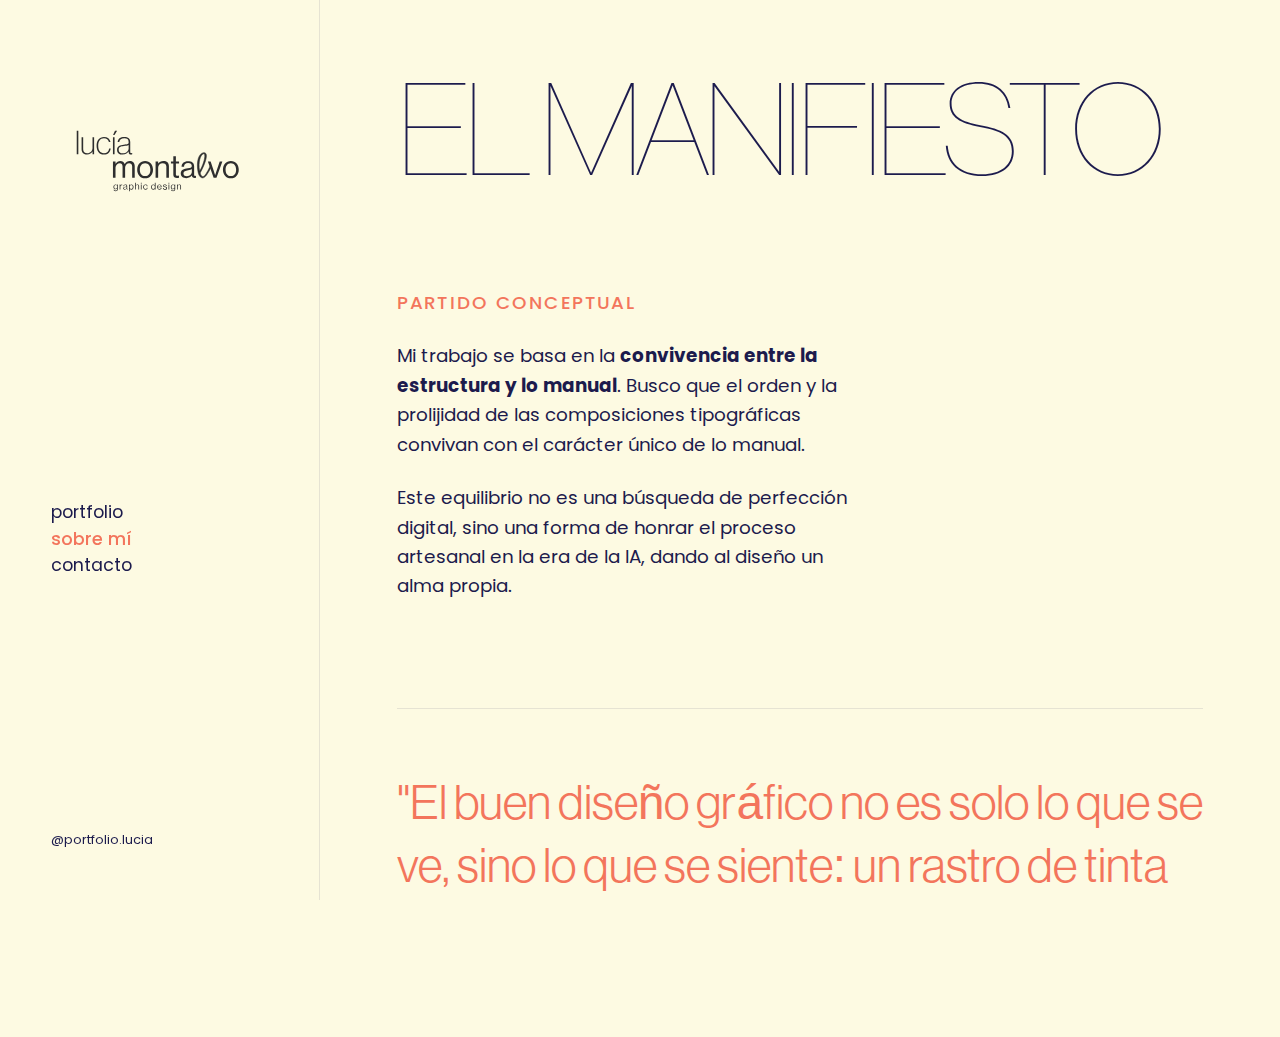
<file: about.html>
<!DOCTYPE html>
<html lang="en">
<head>
    <meta charset="UTF-8">
    <meta name="viewport" content="width=device-width, initial-scale=1.0">
    <title>Lucía Montalvo - About / Manifesto</title>
    
    <link href="https://fonts.googleapis.com/css2?family=Poppins:wght@400;500&display=swap" rel="stylesheet">
    
    <link rel="stylesheet" href="style.css"> 
</head>
<body>

    <main class="rupture-layout">
        
        <header class="fixed-axis">
            <div class="logo-container">
                <img src="img/logo/logo_negro.svg" alt="Lucia Montalvo Graphic Design Logo" class="main-logo">
            </div>
            
            <button class="mobile-menu-toggle" aria-label="Abrir menú">
                <span class="bar"></span>
                <span class="bar"></span>
            </button>
            <nav class="main-nav">
                <p><a href="index.html">portfolio</a></p>
                <p><a href="about.html"  class="active-link">sobre mí</a></p>
                <p><a href="contact.html">contacto</a></p>
            </nav>
            
            <div class="footer-links">
                <p><a href="https://instagram.com/portfolio.lucia">@portfolio.lucia</a></p>
            </div>
        </header>

        <section class="about-content">
            
            <h1 class="about-manifesto-title">
                EL MANIFIESTO
            </h1>

            <div class="manifesto-grid">
                
                <article class="manifesto-concept">
                    <p class="section-tag-small">PARTIDO CONCEPTUAL</p>
                    <p>
                        Mi trabajo se basa en la <b>convivencia entre la estructura y lo manual</b>.
                        Busco que el orden y la prolijidad de las composiciones tipográficas convivan con el carácter único de lo manual.
                    </p>
                    <p>
                        Este equilibrio no es una búsqueda de perfección digital, sino una forma de honrar el proceso artesanal en la era de la IA, dando al diseño un alma propia.
                    </p>
                </article>

                <!-- <article class="manifesto-details">
                    <p class="section-tag-small">CLAVES DE DISEÑO</p>
                    <ul>
                        <li><span class="detail-label">ESTRUCTURA:</span> Uso de retículas complejas y tipografía **Neue Haas Grotesk** para el rigor formal.</li>
                        <li><span class="detail-label">MANUAL:</span> Inclusión de acentos caligráficos, texturas sutiles, y el toque de la tinta Coral vibrante.</li>
                        <li><span class="detail-label">PALETA:</span> Alto contraste entre el Índigo Profundo (Estructura) y el Coral Vibrante (Manual), sobre el fondo Cremoso (Papel).</li>
                    </ul>
                </article> -->

                <footer class="manifesto-footer">
                    <p class="final-statement">
                        "El buen diseño gráfico no es solo lo que se ve, sino lo que se siente: un rastro de tinta con propósito."
                    </p>
                </footer>

            </div>
            
        </section>

    </main>
    
    </body>
</html>
</file>
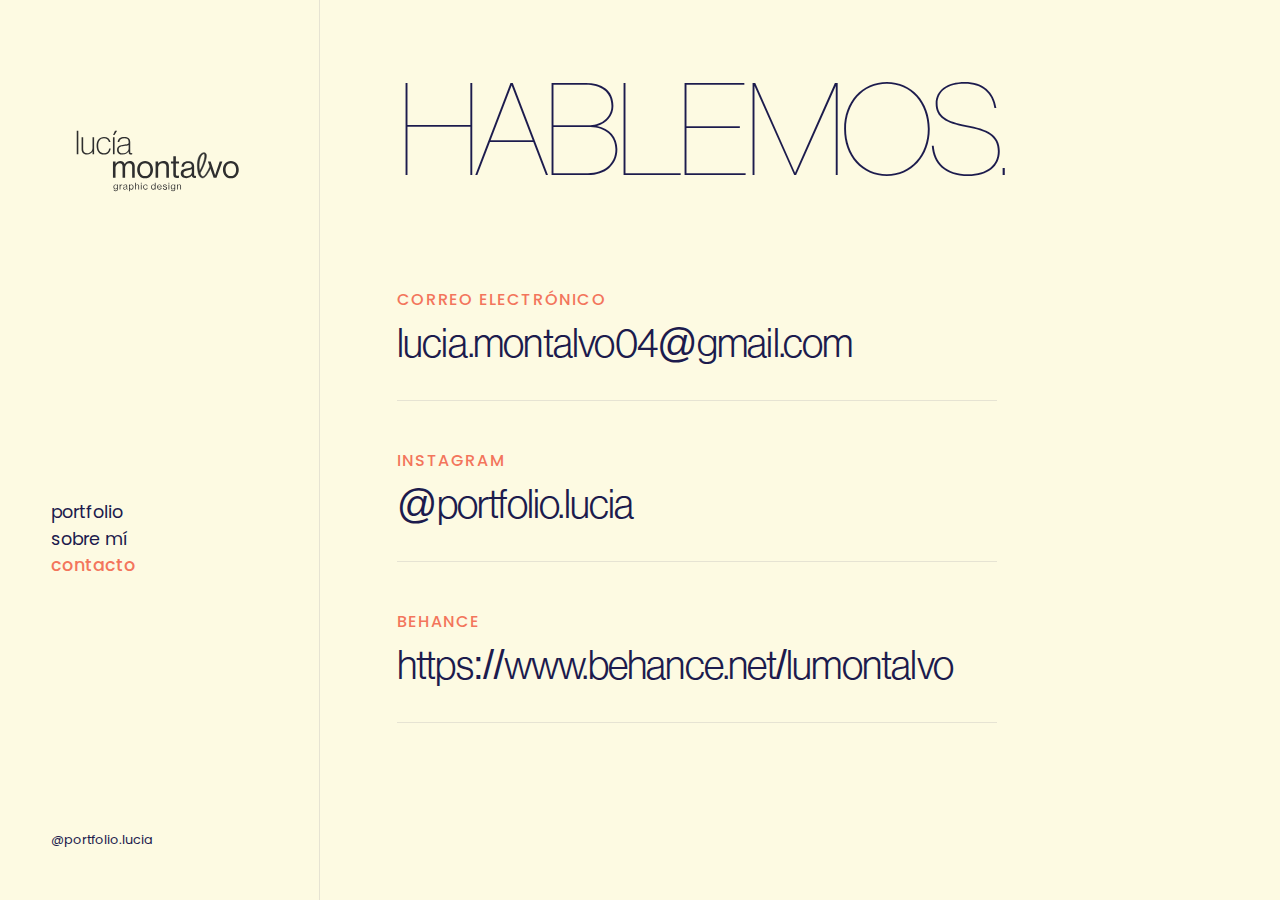
<file: contact.html>
<!DOCTYPE html>
<html lang="es">
<head>
    <meta charset="UTF-8">
    <meta name="viewport" content="width=device-width, initial-scale=1.0">
    <title>Lucía Montalvo - Contacto & Detalles</title>
    
    <link href="https://fonts.googleapis.com/css2?family=Poppins:wght@400;500&display=swap" rel="stylesheet">
    
    <link rel="stylesheet" href="style.css"> 
</head>
<body>

    <main class="rupture-layout">
        
        <header class="fixed-axis">
            <div class="logo-container">
                <img src="img/logo/logo_negro.svg" alt="Lucia Montalvo Graphic Design Logo" class="main-logo">
            </div>
            
            <button class="mobile-menu-toggle" aria-label="Abrir menú">
                <span class="bar"></span>
                <span class="bar"></span>
            </button>
            <nav class="main-nav">
                <p><a href="index.html">portfolio</a></p>
                <p><a href="about.html">sobre mí</a></p>
                <p><a href="contact.html" class="active-link">contacto</a></p>
            </nav>
            
            <div class="footer-links">
                <p><a href="https://instagram.com/portfolio.lucia">@portfolio.lucia</a></p>
            </div>
        </header>

        <section class="contact-content">
            
            <h1 class="about-manifesto-title">
                HABLEMOS.
            </h1>

            <div class="contact-details-list">
                
                <div class="contact-item">
                    <p class="section-tag-small">CORREO ELECTRÓNICO</p>
                    <a href="mailto:lucia.montalvo04@gmail.com" class="contact-link">
                        lucia.montalvo04@gmail.com
                    </a>
                </div>

                <div class="contact-item">
                    <p class="section-tag-small">INSTAGRAM</p>
                    <a href="https://instagram.com/portfolio.lucia" target="_blank" class="contact-link">
                        @portfolio.lucia
                    </a>
                </div>

                <div class="contact-item">
                    <p class="section-tag-small">BEHANCE</p>
                    <a href="https://www.behance.net/lumontalvo" target="_blank" class="contact-link">
                        https://www.behance.net/lumontalvo
                    </a>
                </div>

                <!-- <p class="contact-statement">
                    Busco proyectos que valoren el rigor formal y la expresión manual. Si tienes una visión que requiera estructura y alma, escríbeme.
                </p> -->

            </div>
            
        </section>

    </main>
    
</body>
</html>
</file>
<file: style.css>
/* --- 0. Font Loading (The Structural Foundation) --- */

/* 1. Neue Haas Grotesk - XXThin (Massive Display Type) */
/* This file is NeueHaasGrotDisp-15XXThin-Trial.otf */
@font-face {
    font-family: 'Neue Haas Grotesk';
    /* Use the filename you uploaded */
    src: url('./fonts/NeueHaasGrotDisp-15XXThin-Trial.otf') format('opentype');
    font-weight: 100; /* Maps XXThin to the CSS font-weight value used for H1s */
    font-style: normal;
    font-display: swap; 
}

/* 2. Neue Haas Grotesk - Light (Structural Body Text) */
/* This file is NeueHaasGrotDisp-45Light-Trial.otf */
@font-face {
    font-family: 'Neue Haas Grotesk';
    /* Use the filename you uploaded */
    src: url('./fonts/NeueHaasGrotDisp-45Light-Trial.otf') format('opentype');
    font-weight: 300; /* We will use 300 for general text based on this weight */
    font-style: normal;
    font-display: swap;
}

/* --- Fallback/Body Font Loading (Assuming Poppins is still used for body text) --- */
/* Add Poppins @font-face rules here if you downloaded them locally */
/* If not, include a standard Google Fonts link in index.html */


/* --- 1. Global & Variable Setup (Ensure this remains BELOW the font-face rules) --- */
:root {
    /* Brand Palette */
    --color-bg: #fdfae2;   
    --color-text: #1c1b4d; 
    --color-accent: #f3755c; 
    
    /* Typography (Now pointing to our loaded local fonts) */
    --font-display: 'Neue Haas Grotesk', Helvetica, Arial, sans-serif;
    --font-body: 'Poppins', Verdana, sans-serif;
}

* {
    box-sizing: border-box;
    margin: 0;
    padding: 0;
}

html, body {
    height: 100%;
    overflow-x: hidden;
    background-color: var(--color-bg);
    color: var(--color-text);
    font-family: var(--font-body);
    font-size: 16px;
    line-height: 1.5;
}

a {
    text-decoration: none;
    color: var(--color-text);
}

/* --- 1. Rupturist Layout (The Split) --- */
.rupture-layout {
    display: grid;
    grid-template-columns: 25% 75%; /* Extreme Asymmetry */
    min-height: 100vh;
}

/* --- 2. Fixed Axis (The Structure) --- */
.fixed-axis {
    position: sticky;
    top: 0;
    height: 100vh; 
    padding: 4vw;
    display: flex;
    flex-direction: column;
    justify-content: space-between;
    border-right: 1px solid rgba(28, 27, 77, 0.1); 
    z-index: 100; 
}

/* --- 3. Logo Integration (Structure vs. Manual) --- */
.logo-container {
    position: relative; 
    width: 100%;
    max-width: 300px; 
}

.main-logo {
    width: 100%;
    height: auto;
    display: block;
    position: relative;
    z-index: 2; 
    /* Indigo Color Filter: converts source to #1C1B4D */
    filter: invert(100%) sepia(100%) saturate(0) hue-rotate(240deg) brightness(0.18); 
}

.logo-ghost-trace {
    position: absolute;
    top: 0;
    left: 0;
    width: 100%;
    height: 100%;
    opacity: 0.5;
    z-index: 1; 
    
    /* Coral Accent Filter: converts source to #F3755C */
    filter: invert(72%) sepia(35%) saturate(3078%) hue-rotate(331deg) brightness(97%) contrast(93%); 
    
    /* Manual Drift Animation */
    animation: traceDrift 4s ease-in-out infinite alternate;
}

@keyframes traceDrift {
    0% {
        transform: translate(0px, 0px) scale(1);
    }
    50% {
        transform: translate(1px, -1px) scale(1.005); 
    }
    100% {
        transform: translate(-1px, 1px) scale(1);
    }
}

/* --- 4. Navigation & Showcase (The Anti-Grid) --- */
.main-nav a, .footer-links p {
    font-size: 1.1rem;
    margin-top: 0.75rem;
    transition: color 0.3s;
}

.footer-links p {
    font-size: 0.8rem;
}

.main-nav a:hover {
    color: var(--color-accent); 
}

.portfolio-showcase {
    display: grid;
    grid-template-columns: 1fr 1fr; /* Anti-Grid Division */
}

.anti-grid-list {
    padding: 4vw 0 4vw 2vw;
}

.project-title-link {
    display: block;
    padding: 5vh 10vw 5vh 0; 
    border-bottom: 1px solid rgba(28, 27, 77, 0.1);
    cursor: pointer;
    overflow: hidden;
}

.title-text {
    font-family: var(--font-display);
    font-size: clamp(3rem, 3vw, 10rem); 
    font-weight: 200; /* Ultra Thin */
    line-height: 0.8;
    letter-spacing: -0.05em;
    text-transform: uppercase;
    color: var(--color-text);
    transition: all 0.5s cubic-bezier(0.25, 0.8, 0.25, 1);
    display: block;
}

.category-tag {
    font-family: var(--font-body); /* Added font family for explicit styling */
    font-size: 0.9rem;
    font-weight: 500;
    color: var(--color-accent);
    opacity: 0; /* <<< FIX: HIDDEN BY DEFAULT */
    margin-top: 0.5rem; 
    transition: opacity 0.3s ease-out, transform 0.3s ease-out; 
    display: block;
}

.project-title-link:hover .title-text {
    color: var(--color-accent); 
    transform: translateX(15px); 
}

.project-title-link:hover .category-tag {
    opacity: 1; /* <<< FIX: SHOWN ON HOVER */
    transform: translateX(15px); /* Matches title shift */
}

.media-container {
    background-color: var(--color-text); 
    background-size: cover;
    background-position: center;
    transition: background-image 0.5s ease-out, filter 0.5s ease-out;
    height: 100vh;
    position: sticky; 
    top: 0;
    display: flex;
    align-items: center;
    justify-content: center;
}

.placeholder-text {
    font-family: var(--font-display);
    font-size: 2rem;
    font-weight: 100;
    text-align: center;
    line-height: 1.2;
    color: var(--color-bg); 
    transition: opacity 0.5s;
}

.media-container.is-active {
    /* Tactile Distortion Effect */
    filter: saturate(1.3) hue-rotate(-5deg) contrast(1.1) brightness(0.95); 
}


/* --- 5. Media Queries for Mobile/Tablet Optimization --- */
@media (max-width: 900px) {
    
    /* 1. Break the Extreme Asymmetry */
    .rupture-layout {
        grid-template-columns: 100%; 
    }

    /* 2. Fix the Navigational Axis */
    .fixed-axis {
        position: static; 
        height: auto; 
        padding: 6vw 4vw; 
        border-right: none;
        border-bottom: 1px solid rgba(28, 27, 77, 0.1);
        flex-direction: row; 
        flex-wrap: wrap; 
        justify-content: space-between;
        align-items: center;
        z-index: 200; /* Ensure header stays on top */
    }
    
    .logo-container {
        max-width: 150px; 
    }

    /* --- NEW: MOBILE MENU STYLES --- */

    /* The Toggle Button (Visible only on mobile) */
    .mobile-menu-toggle {
        display: flex;
        flex-direction: column;
        justify-content: space-between;
        width: 30px;
        height: 20px;
        background: transparent;
        border: none;
        cursor: pointer;
        z-index: 300; /* Higher than the menu overlay */
    }

    .mobile-menu-toggle .bar {
        width: 100%;
        height: 2px;
        background-color: var(--color-text);
        transition: all 0.3s ease;
    }

    /* Animation: Turn Hamburger into X when active */
    .mobile-menu-toggle.is-active .bar:first-child {
        transform: translateY(9px) rotate(45deg);
        background-color: var(--color-accent);
    }
    .mobile-menu-toggle.is-active .bar:last-child {
        transform: translateY(-9px) rotate(-45deg);
        background-color: var(--color-accent);
    }

    /* The Navigation Overlay */
    .main-nav {
        display: flex; /* Restore display */
        position: fixed;
        top: 0;
        left: 0;
        width: 100%;
        height: 100vh;
        background-color: var(--color-bg);
        flex-direction: column;
        justify-content: center;
        align-items: center;
        gap: 2rem;
        
        /* Animation States */
        opacity: 0;
        pointer-events: none;
        transform: translateY(-20px);
        transition: opacity 0.4s ease, transform 0.4s ease;
        z-index: 150; /* Behind logo/button, in front of content */
    }

    /* When JavaScript adds the class 'is-open' */
    .main-nav.is-open {
        opacity: 1;
        pointer-events: all;
        transform: translateY(0);
    }

    .main-nav a {
        font-family: var(--font-display);
        font-size: 2.5rem; /* Large text for mobile */
        font-weight: 300;
    }

    /* Keep footer links hidden on mobile or style them inside the menu if you prefer */
    .footer-links {
        display: none; 
    }
    
    /* 3. Collapse the Portfolio Showcase */
    .portfolio-showcase {
        grid-template-columns: 1fr; 
    }
    
    /* 4. Reposition the Media Container */
    .media-container {
        order: -1; 
        height: 50vh; 
        position: sticky; 
    }
    
    .anti-grid-list {
        padding: 4vw;
    }
    
    .title-text {
        font-size: clamp(2.5rem, 10vw, 5rem); 
        letter-spacing: -0.02em;
    }
}

/* --- NUEVAS REGLAS: Estilos para la Página "ABOUT" --- */

/* Asegura que el enlace activo tenga el color Coral (The Manual) */
.main-nav .active-link {
    color: var(--color-accent);
    font-weight: 500;
}

.about-content {
    padding: 6vw;
    display: flex;
    flex-direction: column;
    gap: 4rem; /* Espacio vertical entre los bloques */
}

.about-manifesto-title {
    font-family: var(--font-display); 
    font-size: clamp(3rem, 10vw, 8rem); 
    font-weight: 100; /* XXThin */
    line-height: 0.9;
    letter-spacing: -0.05em;
    text-transform: uppercase;
    color: var(--color-text);
    margin-bottom: 2rem;
}

.manifesto-grid {
    display: grid;
    grid-template-columns: 1.5fr 1fr; /* Asimetría sutil en el contenido: 60/40 */
    gap: 4vw;
}

.manifesto-concept p,
.manifesto-details li {
    font-size: 1.15rem;
    line-height: 1.6;
    margin-bottom: 1.5rem;
}

.section-tag-small {
    font-weight: 500;
    color: var(--color-accent);
    text-transform: uppercase;
    letter-spacing: 0.1em;
    margin-bottom: 0.5rem;
    display: block;
}

.detail-label {
    font-weight: 500; /* Medium Poppins */
    color: var(--color-text);
    margin-right: 0.5rem;
}

.manifesto-footer {
    grid-column: 1 / -1; /* Ocupa ambas columnas */
    padding-top: 4rem;
    border-top: 1px solid rgba(28, 27, 77, 0.1);
    margin-top: 2rem;
}

.final-statement {
    font-family: var(--font-display);
    font-size: clamp(1.5rem, 4vw, 3rem);
    font-weight: 300; /* Light */
    color: var(--color-accent);
    line-height: 1.3;
}


/* --- Media Query Update: Asegurar que About/Manifesto sea responsive --- */
@media (max-width: 900px) {
    .manifesto-grid {
        grid-template-columns: 1fr; /* Las columnas se apilan en móvil */
        gap: 3rem;
    }
}

/* --- NUEVAS REGLAS: Estilos para la Página "CONTACTO" --- */

.contact-content {
    padding: 6vw;
    display: flex;
    flex-direction: column;
    gap: 4rem; 
}

.contact-details-list {
    display: flex;
    flex-direction: column;
    gap: 3rem; /* Espacio entre los grupos de contacto */
    max-width: 600px; /* Limitar el ancho para legibilidad */
}

.contact-item {
    padding-bottom: 2rem;
    border-bottom: 1px solid rgba(28, 27, 77, 0.1); /* Separador estructural */
}

.contact-link {
    font-family: var(--font-display); 
    font-size: clamp(1rem, 5vw, 2.5rem); 
    font-weight: 300; /* Light */
    line-height: 1.2;
    letter-spacing: -0.02em;
    color: var(--color-text);
    transition: color 0.3s ease-in-out, transform 0.3s ease-in-out;
    display: block;
    width: fit-content; /* Asegura que el hover solo afecte al texto */
}

/* El elemento 'Manual' (hover) se manifiesta con el color Coral */
.contact-link:hover {
    color: var(--color-accent); 
    transform: translateX(5px); /* Desplazamiento sutil */
}

.contact-statement {
    font-size: 1.15rem;
    line-height: 1.6;
    padding-top: 1rem;
    color: var(--color-text);
}


/* --- Media Query Update: Ajuste para Contacto en Móvil --- */
@media (max-width: 900px) {
    .contact-content {
        gap: 3rem;
    }
    
    .contact-details-list {
        max-width: 100%;
    }
}

/* --- NUEVAS REGLAS: Estilos para Páginas de Proyectos --- */

.project-detail-layout {
    padding: 6vw 4vw 8vw 4vw; /* Padding para el área de contenido */
    display: flex;
    flex-direction: column;
}

/* 1. HEADER Y METADATOS DEL PROYECTO */
.project-header {
    margin-bottom: 5rem;
}

.project-title-large {
    font-family: var(--font-display); 
    font-size: clamp(4rem, 12vw, 10rem); 
    font-weight: 100; /* XXThin */
    line-height: 0.9;
    letter-spacing: -0.05em;
    text-transform: uppercase;
    color: var(--color-text);
}

.project-category-tag {
    font-family: var(--font-body);
    font-size: clamp(1.5rem, 3vw, 2.5rem);
    font-weight: 500;
    color: var(--color-accent); /* Énfasis Coral (Manual) */
    margin-top: -0.5rem;
    margin-bottom: 2rem;
}

.project-details-meta {
    display: flex;
    gap: 3rem;
    padding-top: 1.5rem;
    border-top: 1px solid rgba(28, 27, 77, 0.1);
    font-size: 0.9rem;
}

.project-details-meta span {
    font-weight: 700;
    margin-right: 0.5rem;
    color: var(--color-accent);
}

/* 2. INTRODUCCIÓN Y TEXTO DE SUMARIO */
.project-intro-block {
    max-width: 65%; /* Estructura: Limitar el ancho de la introducción para legibilidad */
    margin-bottom: 6rem;
}

.project-sumary {
    font-size: clamp(1.2rem, 2.5vw, 1.8rem);
    font-weight: 300; /* Light */
    line-height: 1.4;
    color: var(--color-text);
}


/* 3. ÁREA DE GALERÍA Y MEDIA (El Contenido Manual) */
.project-gallery-area {
    display: flex;
    flex-direction: column;
    gap: 4rem; /* Espacio vertical entre los bloques de contenido */
}

.project-gallery-area img {
    width: 100%;
    height: auto;
    display: block;
    box-shadow: 8px 8px 0px 0px rgba(28, 27, 77, 0.1); /* Sombra sutil estructural */
}

/* Clases de Layout Flexibles */
.full-width-asset {
    width: 100%;
    margin-bottom: 2rem;
}

.text-narrow {
    max-width: 50%; /* Bloque de texto estrecho para contraste visual */
    font-size: 1.15rem;
    line-height: 1.6;
}

.section-subtitle {
    font-family: var(--font-display);
    font-size: 2rem;
    font-weight: 300;
    color: var(--color-accent); /* Color Coral para destacar las secciones */
    margin-bottom: 1rem;
}

.image-grid-2col {
    display: grid;
    grid-template-columns: 1fr 1fr;
    gap: 2rem;
    align-items: start;
}

/* 4. MEDIA QUERIES para Proyectos en Móvil */
@media (max-width: 900px) {
    .project-details-meta {
        flex-direction: column;
        gap: 1rem;
    }

    .project-intro-block {
        max-width: 100%; /* El sumario ocupa todo el ancho */
        margin-bottom: 3rem;
    }
    
    .text-narrow {
        max-width: 100%; /* El texto estrecho se expande */
    }
    
    .image-grid-2col {
        grid-template-columns: 1fr; /* Las imágenes en columna doble se apilan */
        gap: 1.5rem;
    }
}

/* --- Ajuste de Figcaption para Espacio Estructural --- */

figcaption {
    font-family: var(--font-body);
    font-size: 0.9rem;
    line-height: 1.4;
    color: var(--color-text);
    margin-top: 0.75rem; 
    max-width: 80%; 
    opacity: 0.7;
}

/* Regla para asegurar que las figuras que tienen pie de página tengan un margen inferior correcto */
.project-gallery-area figure {
    margin-bottom: 0; /* Asegura que el margen inferior lo controle el gap del contenedor */
}

/* --- NUEVAS REGLAS: Estilos para REVISTA SWING (Disrupción Editorial) --- */

.editorial-content-grid {
    display: grid;
    /* La clave de la asimetría editorial: 70% contenido / 30% sidebar */
    grid-template-columns: 3fr 1fr; 
    gap: 4vw; /* Espacio horizontal entre las columnas */
    row-gap: 6rem; /* Espacio vertical entre los bloques de contenido */
    position: relative;
    padding-top: 2rem; /* Separación de la introducción */
}

/* El contenido principal ocupa la columna ancha */
.editorial-main-content {
    grid-column: 1 / 2;
}

/* La barra lateral ocupa la columna estrecha */
.editorial-sidebar {
    grid-column: 2 / 3;
    padding-top: 1rem;
    border-top: 1px solid rgba(28, 27, 77, 0.1); /* Separador sutil */
}

.sidebar-title {
    font-family: var(--font-display);
    font-size: 1.8rem;
    font-weight: 300;
    line-height: 1.2;
    color: var(--color-accent); /* Color Coral para el acento */
    margin-bottom: 1.5rem;
}

.editorial-sidebar p {
    font-size: 1rem;
    line-height: 1.5;
    margin-bottom: 1rem;
}

.design-checklist {
    list-style: none;
    padding: 0;
    margin-top: 1.5rem;
}

.design-checklist li {
    font-weight: 500;
    font-size: 0.95rem;
    color: var(--color-text);
    margin-bottom: 0.5rem;
    /* Elemento manual antes de cada item (el toque de tinta) */
    padding-left: 1.5rem; 
    position: relative;
}

.design-checklist li::before {
    content: "•";
    color: var(--color-accent);
    font-weight: 700;
    position: absolute;
    left: 0;
}

/* Clave de la Ruptura: Texto superpuesto */
.overlay-text-intro {
    font-family: var(--font-display);
    font-size: clamp(1.5rem, 3.5vw, 2.5rem);
    font-weight: 300; /* Light */
    line-height: 1.2;
    color: var(--color-accent); 
    
    /* Efecto de superposición */
    transform: translateY(-50%) rotate(-1deg); 
    margin-top: -3rem;
    margin-bottom: 3rem;
    position: relative;
    z-index: 10;
    max-width: 80%;
}

/* Las imágenes que deben ocupar todo el ancho, incluyendo la sidebar */
.span-all-columns {
    grid-column: 1 / -1; /* Ocupa las dos columnas y el gap */
    width: 100%;
}


/* --- Media Query Update: Ajuste para Móvil --- */
@media (max-width: 900px) {
    .editorial-content-grid {
        grid-template-columns: 1fr; /* Las columnas se apilan en móvil */
        row-gap: 4rem;
    }

    /* En móvil, la barra lateral va primero, luego el contenido */
    .editorial-sidebar {
        grid-row: 1;
        grid-column: 1;
    }
    
    .editorial-main-content {
        grid-column: 1;
    }

    .overlay-text-intro {
        transform: translateY(0) rotate(0deg); /* Se elimina la rotación en móvil */
        margin-top: 1rem;
        margin-bottom: 2rem;
        max-width: 100%;
    }
}

/* --- Regla Estructural para controlar el ancho de figuras dentro del grid --- */

/* Asegura que cualquier figura o imagen dentro del contenido principal (la columna 70%) */
/* no se desborde, controlando su tamaño máximo */
.editorial-content-grid .editorial-main-content figure,
.editorial-content-grid .editorial-main-content img {
    /* Limita el ancho de la figura o imagen al 100% del contenedor (el 70%) */
    max-width: 100%; 
    height: auto;
}

/* Se elimina la clase full-width-asset del HTML para usar solo massive-asset/span-all-columns. 
   Pero si full-width-asset sigue en uso, también la limitamos: */
.editorial-content-grid .full-width-asset {
    max-width: 100%;
    height: auto;
}

/* Hide mobile toggle on desktop */
.mobile-menu-toggle {
    display: none;
}

/* --- PEGAR AL FINAL DE STYLE.CSS --- */

/* 1. Ocultar el botón en pantallas grandes (Desktop) */
.mobile-menu-toggle {
    display: none;
}

/* 2. Mostrar y estilizar el botón SOLO en celular */
@media (max-width: 900px) {
    
    /* Configuración del Botón */
    .mobile-menu-toggle {
        display: flex !important; /* !important fuerza su aparición */
        flex-direction: column;
        justify-content: space-between;
        width: 35px; /* Ancho visible */
        height: 24px; /* Alto visible */
        background: transparent;
        border: none;
        cursor: pointer;
        z-index: 9999; /* Por encima de todo */
        /* Posicionamiento manual si flex falla */
        position: relative; 
    }

    /* Las rayas del botón (Hamburguesa) */
    .mobile-menu-toggle .bar {
        display: block;
        width: 100%;
        height: 3px; /* Grosor de la línea */
        background-color: #1c1b4d; /* Color ÍNDIGO (oscuro) para que contraste */
        border-radius: 2px;
        transition: all 0.3s ease;
    }

    /* Animación al hacer clic (se convierte en X) */
    .mobile-menu-toggle.is-active .bar:first-child {
        transform: translateY(10px) rotate(45deg);
        background-color: #f3755c; /* Cambia a Coral */
    }
    
    .mobile-menu-toggle.is-active .bar:last-child {
        transform: translateY(-11px) rotate(-45deg);
        background-color: #f3755c; /* Cambia a Coral */
    }
    
    /* IMPORTANTE: Asegurar que el menú no esté bloqueado con display:none */
    .main-nav {
        display: flex !important;
    }
}
</file>
